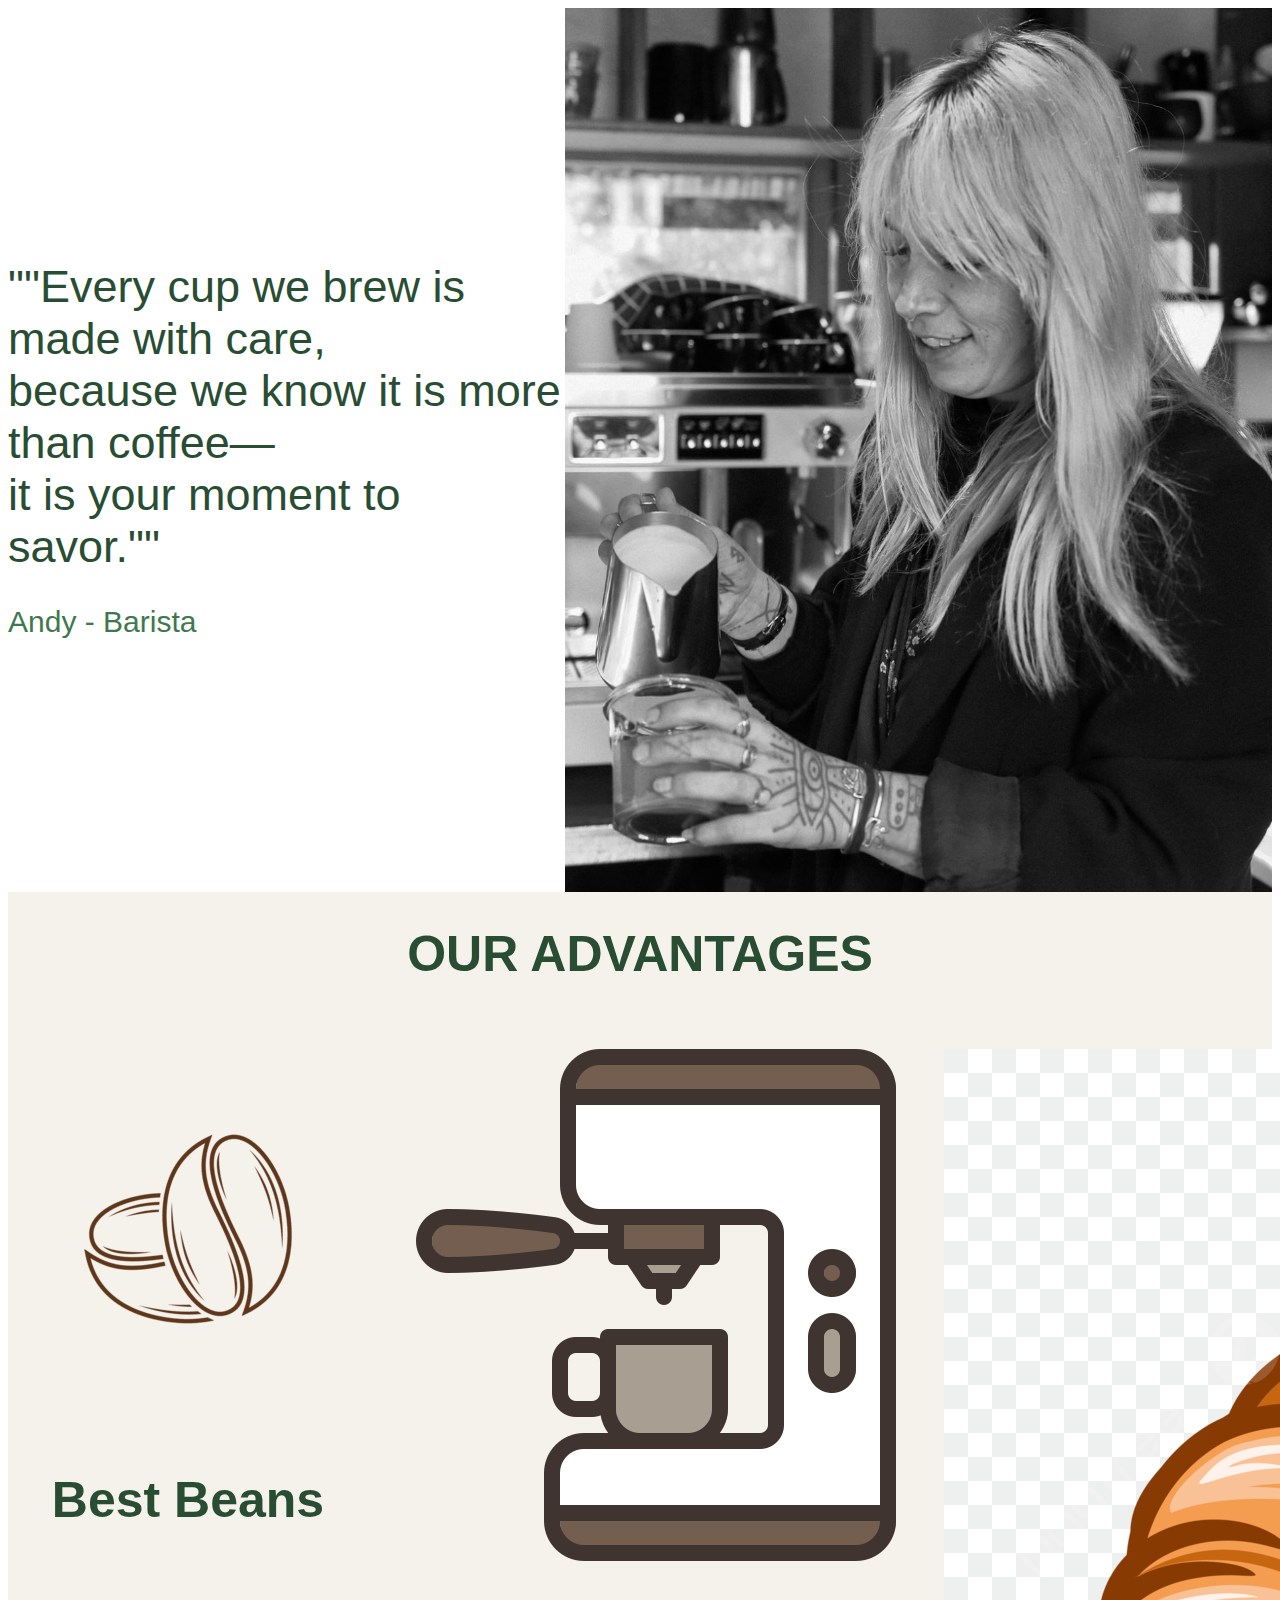
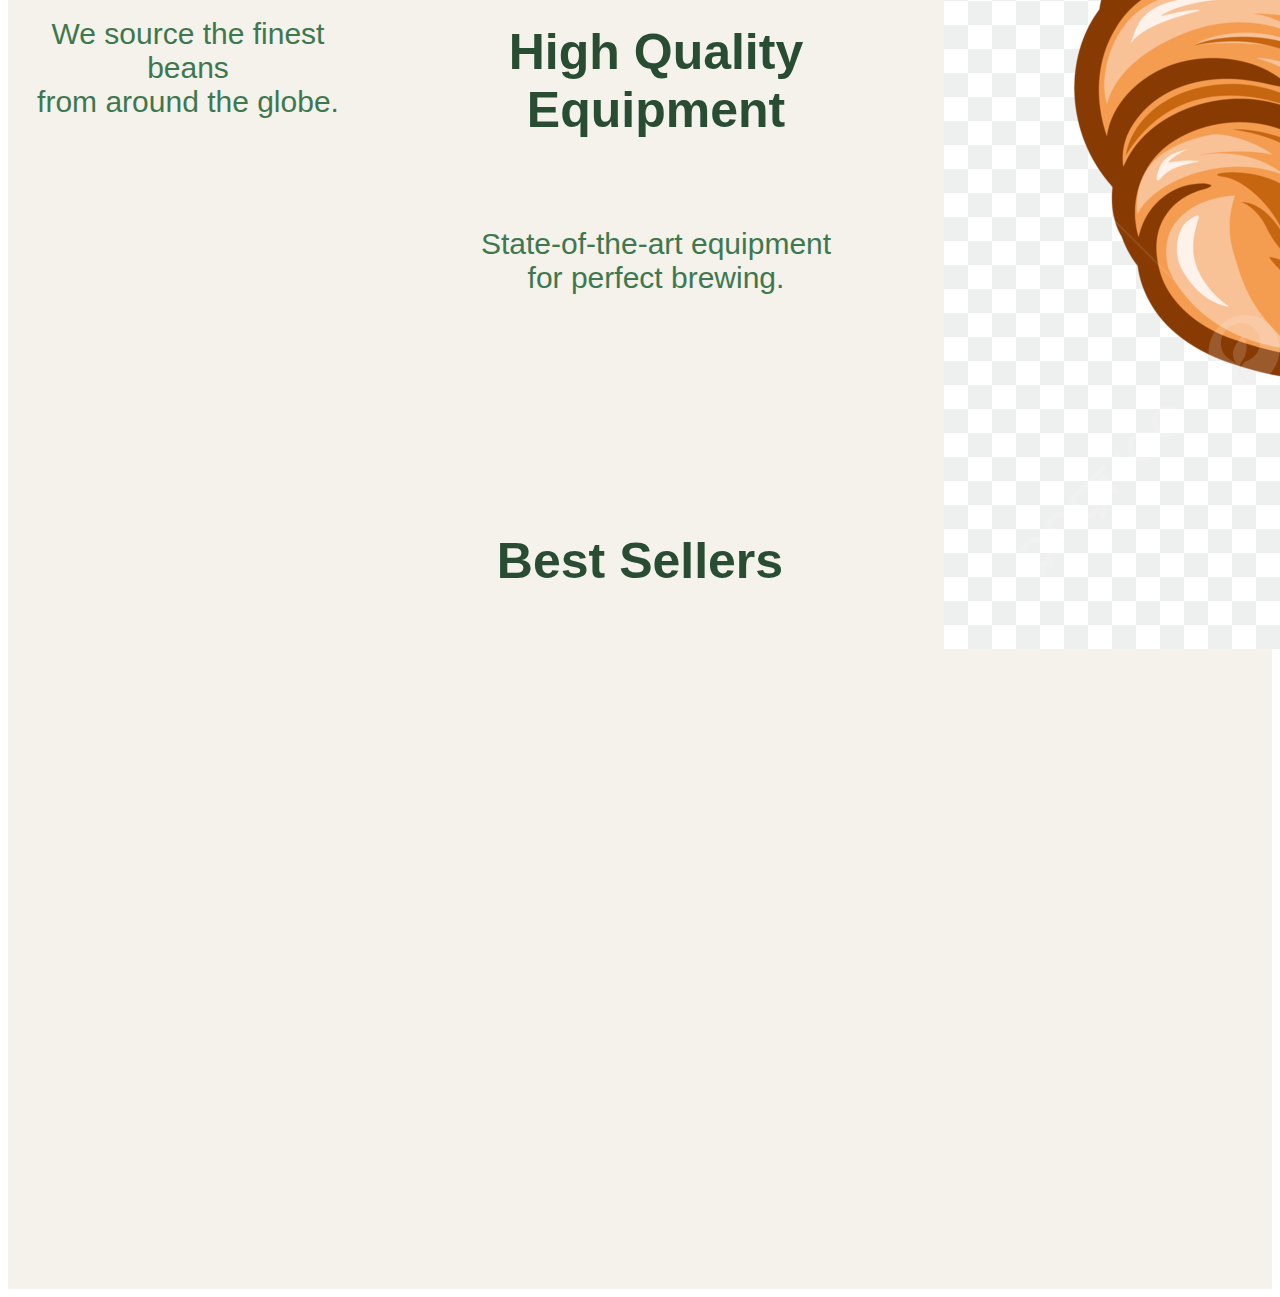
<file: index.html>
<!DOCTYPE html>
<html lang="en">
<head>
    <link rel="stylesheet" href="styles.css">

</head>

<body>
    <header></header>
    <main class="wholepage">
       
        <section class="mainQuote">
            <div class="quote">
                <span class="quoteFirst">"Every cup we brew is made with care,<br>because we know it is more than coffee—<br>it is your moment to savor."</span>
                <span class="quoteSecond">Andy - Barista</span>
            </div>
            <div><img src="./assets/quotes/Andy.png" class="employee"></div>
        </section>
        <section class="reasons">
            <h1>OUR ADVANTAGES</h1>
            <div class="advantage-container">
                <div class="advantage">
                    <div><img src="assets/reasons/bean.png" class="icon"></div>
                    <h3>Best Beans</h3>
                    <p>We source the finest beans<br>from around the globe.</p>
                </div>
                <div class="advantage">
                    <div><img src="assets/reasons/maker.png"class="icon"></div>
                <h3>High Quality Equipment</h3>
                <p>State-of-the-art equipment<br>for perfect brewing.</p>
                </div>
                <div class="advantage">
                    <div><img src="assets/reasons/bakery.png"class="icon"></div>
                <h3>Fresh Bakery</h3>
                <p>Enjoy freshly baked<br>goods every morning.</p>
                </div>
                <div class="advantage">
                    <div><img src="assets/reasons/images.png"class="icon"></div>
                    <h3>Quality milk</h3>
                    <p>Only the creamiest,<br>freshest milk in every cup.</p>
                </div>
            </div>
        </section>
        <section class="best-sellers">
            <h2>Best Sellers</h2>
            <div class="sellers-container">

            </div>
        </section>
    </main>
    <footer></footer>
</body>

</html>
</file>
<file: styles.css>
/* Web Development:Coffee Cube Final Website */
.wholepage {
    background-color: white;
    font-family: sans-serif;
}

/* Header Section */
.header {
    display: flex;
    justify-content: space-between;
    align-items: center;
    height: 200px;
    color: white;
}

.logo {
    display: flex;
    align-items: center;
}
.logo img {
    height: 200px;
}
/*Order Button*/
.order-now {
    background-color: #284d33;
    color: white;
    width:fit-content;
    font-size:50px;
    text-decoration:none;
    border-radius:5px;
    font-weight: bold;
    transition: background-color 0.3s ease;
}
.order-now:hover {
    background-color: white;
    color:#284d33;
}
/*Menu icon*/
.ph.ph-list{
    font-size:3rem;
    color:rgb(129, 62, 62);
    display:flex;
    text-decoration: none;
    justify-content:center;
    transition: color .3s ease;
}
.ph.ph-list:hover{
    color:#284d33;
}

/* Banner Section */
.banner {
    display: flex;
    flex-direction: row;
    align-items: center;
    justify-content: center;
    width: 100%;
    height: 100%;
    background-color: #f5f1eb;
    gap: 2rem;
}
/*Text Section on Home Page*/
.text-section {
    text-align: center;
    display: flex;
    flex-direction: column;
    justify-content: center;
    align-items: center;
}
.text-section h5, 
.text-section h1 {
    color: #284d33;
    line-height: 1.4;
}
.text-section h5 {
    font-size: 80px;
    font-weight: normal;
}
.text-section h1 {
    font-size: 80px;
    font-weight: bold;
}
.text-section .directions {
    background-color: #284d33;
    font-size: 70px;
    width: fit-content;
    text-decoration:none;
    color: white;
    border-radius: 5px;
    font-weight: bold;
    transition: background-color 0.3s ease;
}
.text-section .directions:hover {
    background-color: white;
    color: #3e784f;
}
/*Home Screen Image*/
.image-section {
    display: flex;
    align-items: center;
    justify-content: center;
}
.banner-pic {
    display:flex;
    width: 100%;
    height: 100%;
}

/* Our Story Section */
.ourStory {
    display: flex;
    flex-direction: row;
    justify-content: center;
    align-items: center;
    width: 100%;
    gap: 2rem;
    background-color: #284d33;
}
.story {
    text-align: center;
    max-width: 100%;
}
.story h1 {
    font-size: 50px;
    color: #f5f1eb;
}
.story p {
    font-size: 36px;
    line-height: 1.6;
    color: #f5f1eb;
}
/*Grid-like section of photos*/
.story-container {
    display: flex;
    align-items: center;
    justify-content: center;
    gap: 2rem;
    width: 80%;
}
.story-column1, 
.story-column2 {
    display: flex;
    flex-direction: column;
    justify-content: space-around;
    gap: 2rem;
}
.story-pic {
    width: 100%;
    height: 100%;
    object-fit: cover;
    border-radius: 8px;
}

/* Quote Section */
.mainQuote {
    display: flex;
    flex-direction: row;
    justify-content: center;
    align-items: center;
    width: 100%;
    background-color: white;
}
.quote {
    height: 100%;
    display: flex;
    flex-wrap: wrap;
    flex-direction: column;
    gap: 2rem;
    justify-content: center;
}
/*Quotation marks start*/
.quoteFirst::before {
    font-size: 45px;
    color: #284d33;
    content: '"';
}
.quoteFirst {
    font-size: 45px;
    color: #284d33;
}
/*Quotation marks end*/
.quoteFirst::after{
    font-size:45px;
    color:#284d33;
    content:'"';
}
/*Employee name*/
.quoteSecond {
    color: #3e784f;
    font-size: 30px;
}
/*Image of employee*/
.employee {
    display:flex;
    width:100%;
}

/* Reasons Section */
.reasons {
    display: flex;
    flex-direction: column;
    align-items: center;
    background-color: #f5f1eb;
    width: 100%;
    gap: 2rem;
}
.advantage-container {
    display: flex;
    flex-direction: row;
    justify-content: space-evenly;
    gap:2rem;
    width: 100%;
}
.advantage {
    display: flex;
    flex-direction: column;
    align-items: center;
    height: 400px;
    width:100%;
    gap: .5rem;
}
/*Phosopher Icons*/
.ph.ph-coffee-bean{
    font-size: 5rem;
    color:rgb(129, 62, 62);
    width:100%;
    display:flex;
    justify-content:center;
}
.ph.ph-coffee{
    font-size:5rem;
    color:rgb(129, 62, 62);
    width:100%;
    display:flex;
    justify-content:center;
}
.ph.ph-cheers{
    font-size:5rem;
    color:rgb(129, 62, 62);
    width:100%;
    display:flex;
    justify-content:center;
}
.ph.ph-cow{
    font-size:5rem;
    color:rgb(129, 62, 62);
    display:flex;
    justify-content:center;
}
/*Our Advantages*/
h1{
    display: flex;
    font-size: 50px;
    justify-content: center;
    align-items: center;
    text-align:center;
    color: #284d33;
}
/*Labels*/
h3{
    font-size: 50px;
    display: flex;
    text-align:center;
    justify-content:center;
    align-items: center;
    width:100%;
    color: #284d33;
}
/*Descriptions*/
p{
    font-size: 30px;
    text-align: center;
    color: #3e784f;
}

/* Best Sellers Section */
.best-sellers{
    display: flex;
    flex-direction: column;
    align-items: center;
    height: 800px;
    width:100%;
    justify-content: center;
    background-color:#f5f1eb;
    gap: 1rem;
    padding-top:20rem;
    padding-bottom:20rem;
}
.sellers-container{
    display: flex;
    flex-direction: column;
    justify-content: space-evenly;
}
.seller{
    display: flex;
    flex-direction: column;
    width:100%;
}
/*Best Sellers*/
h2{
    font-size:50px;
    color:#284d33;
}
/*Coffee Item*/
h4{
    font-size: 50px;
    color: #284d33;
}
/*Coffee Description*/
c{
    font-size:40px;
    color:black;
}

/* Locations Section */
.locations{
    display: flex;
    flex-direction: row;
    justify-content: space-around;
    background-color: #f5f1eb;
    width:100%;
}
/*Both Boxes*/
.left, .right{
    border-style: solid;
    border-color: #284d33;
    width:100%;
    display:flex;
    flex-direction:column;
}

.cube{
    display:flex;
    width:100%;
}

.cubeBlack{
    display:flex;
    width:100%;
}
/*Directions Button*/
.bottomLoc{
    display:flex;
    flex-direction: row;
    justify-content: space-around;
}
.bottomLoc a {
    display: flex;
    background-color: #284d33;
    color: white;
    width: 150px;
    height: 50px;
    align-items: center;
    justify-content: space-around;
    font-size: 20px;
    text-decoration: none;
    border-style: solid;
}
.bottomLoc a:hover {
    background-color: white;
    color: #284d33;
}

.bottomHour{
    display:flex;
    flex-direction:column;
}
.bottomAdd{
    display:flex;
    flex-direction: column;
}
/*Address and Hours*/
p4{
    font-weight:bold;
    font-size:20px;
}
/*Address and hours details*/
p5{
    font-size:15px;
}
/* Footer Section */
.footer {
    display: flex;
    flex-direction: row;
    justify-content: space-around;
    border-style: solid;
}
/*Key Labels*/
.shop{
    display:flex;
    flex-direction: column;
    justify-content: space-evenly;
    align-items: center;
}
.shop a {
    font-size: 30px;
    font-weight: bold;
    color: black;
    text-decoration: none;
}
.shop a:hover {
    color: #284d33;
}
/*Instagram and Facebook*/
.social a {
    font-size: 60px;
    font-weight: bold;
    color: black;
    text-decoration: none;
}
.social a:hover {
    color: #284d33;
}
.visit{
    display: flex;
    flex-direction: column;
    font-size: 20px;
}

/*Phone*/
@media screen and (max-width:767px){
    .logo img{
        height:100px;
    }
    .order-now{
        font-size:30px;
    }
    .header{
        height:100px;
    }
    .banner{
        flex-direction:column;
    }
    .text-section h5{
        font-size:30px
    }
    .text-section h1{
        font-size:30px;
    }
    .text-section .directions{
        font-size:30px;
    }
    .ourStory{
        justify-content: center;
        flex-direction:column;
    }
    .story h1{
        font-size:20px;
    }
    .story p{
        font-size:15px;
    }
    .story-container{
        width:50%;
        padding-bottom:20px;
    }
    .employee{
        display:none;
    }
    .quoteFirst{
        font-size:25px;
    }
    .quoteFirst::before{
        font-size:25px;
    }
    .quoteFirst::after{
        font-size:25px;
    }
    .quoteSecond{
        font-size:20px;
    }
    .mainQuote{
        flex-direction:column;
        font-size:30px;
        height:fit-content;
    }
    h1{
        font-size:25px;
    }
    h3{
        font-size:20px;
    }
    .advantage-container{
        font-size:20px;
        flex-direction: column;
    }
    .advantage{
        height:200px;
    }
    .ph.ph-cheers{
        font-size: 3rem;
    }
    .ph.ph-cow{
        font-size:3rem;
    }
    .ph.ph-coffee{
        font-size: 3rem;
    }
    .ph.ph-coffee-bean{
        font-size: 3rem;
    }
    p{
        font-size:15px;
    }
    h4{
        font-size:20px;
    }
    h2{
        font-size:25px;
    }
    c{
        font-size:15px;
    }
    .best-sellers{
        height:fit-content;
        padding-top:2rem;
        padding-bottom:2rem;

    }
    .locations{
        flex-direction:column;
    }
    .footer{
        display:none;
    }
}

/*Ipad*/
@media screen and (min-width:768px) and (max-width:991px){
    .logo img{
        height:100px;
    }
    .order-now{
        font-size:30px;
    }
    .header{
        height:100px;
    }
    .banner{
        flex-direction:column;
    }
    .text-section h5{
        font-size:40px
    }
    .text-section h1{
        font-size:40px;
    }
    .text-section .directions{
        font-size:40px;
    }
    .ourStory{
        justify-content: center;
        flex-direction:column;
    }
    .story h1{
        font-size:30px;
    }
    .story p{
        font-size:20px;
    }
    .story-container{
        width:50%;
        padding-bottom:30px;
    }
    .mainQuote{
        flex-direction:column;
        font-size:40px;
    }
    .quoteFirst{
        font-size:25px;
    }
    .quoteFirst::before{
        font-size:25px;
    }
    .quoteFirst::after{
        font-size:25px;
    }
    .quoteSecond{
        font-size:25px;
    }
    .advantage-container p{
        font-size:15px;
        flex-direction:column;
    }
    .advantage{
        gap:0;
        height:fit-content;
    }
    .reasons h1{
        font-size:30px;
    }
    .ph.ph-cheers{
        font-size: 3rem;
    }
    h3{
        font-size:15px;
    }
    .ph.ph-cow{
        font-size:3rem;
    }
    .ph.ph-coffee{
        font-size: 3rem;
    }
    .ph.ph-coffee-bean{
        font-size: 3rem;
    }
    p{
        font-size:15px;
    }
    h4{
        font-size:30px;
    }
    c{
        font-size:15px;
    }
    .best-sellers{
        height:fit-content;
        padding-top:5rem;
        padding-bottom:5rem;
    }
    .locations{
        flex-direction:column;
    }
    .footer{
        display:none;
    }
}
</file>
